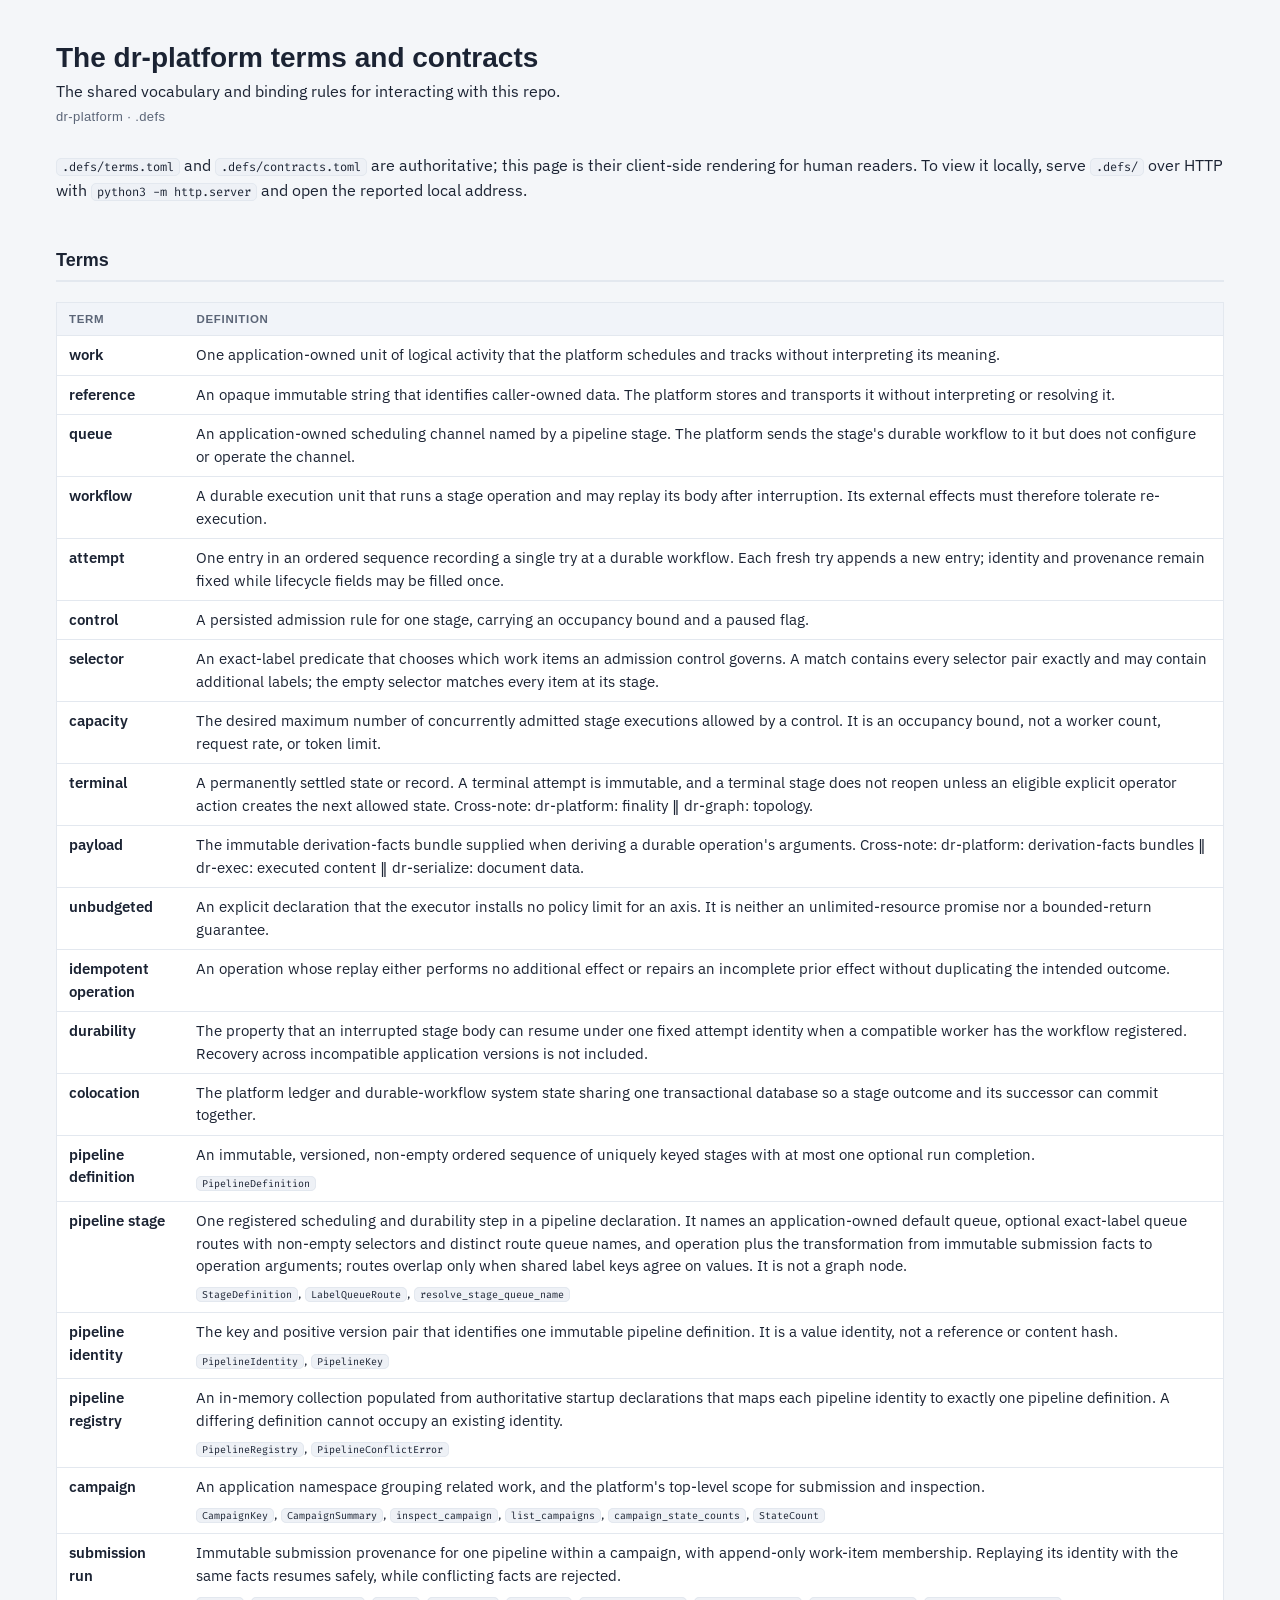
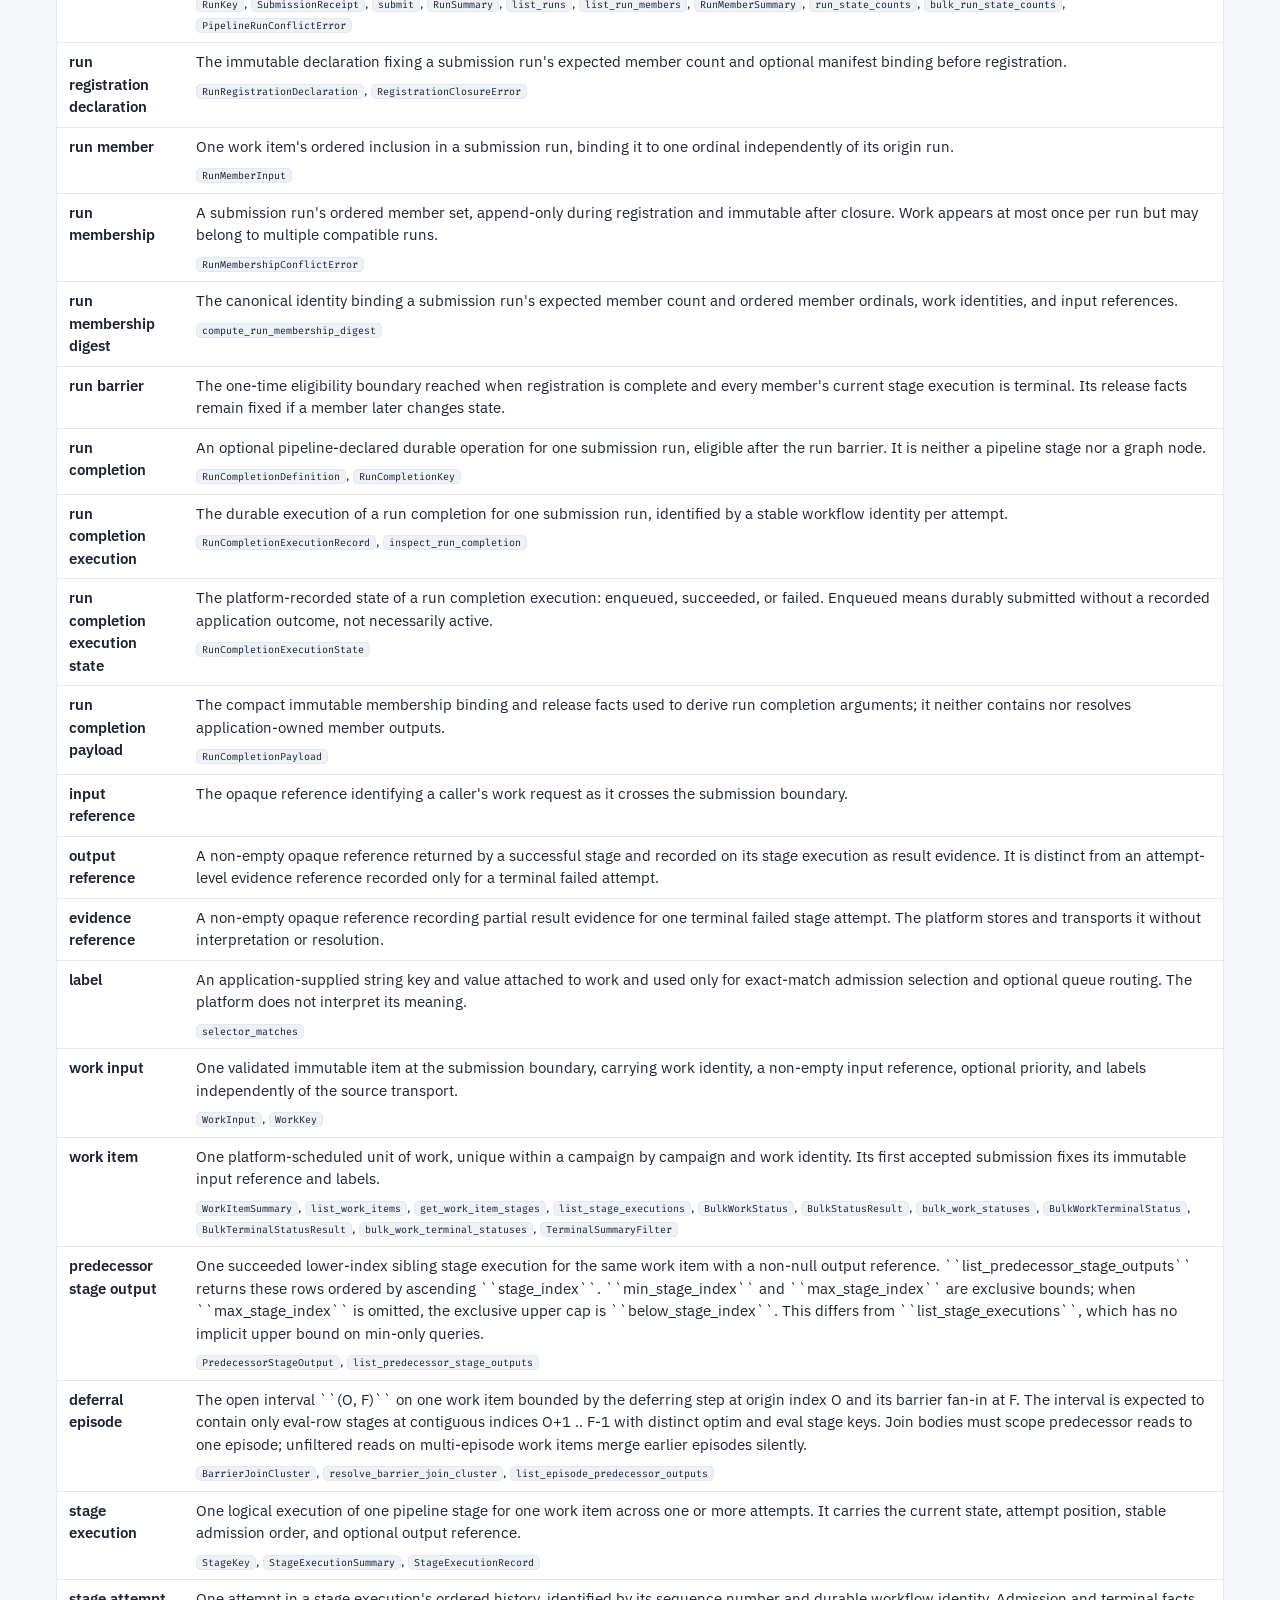
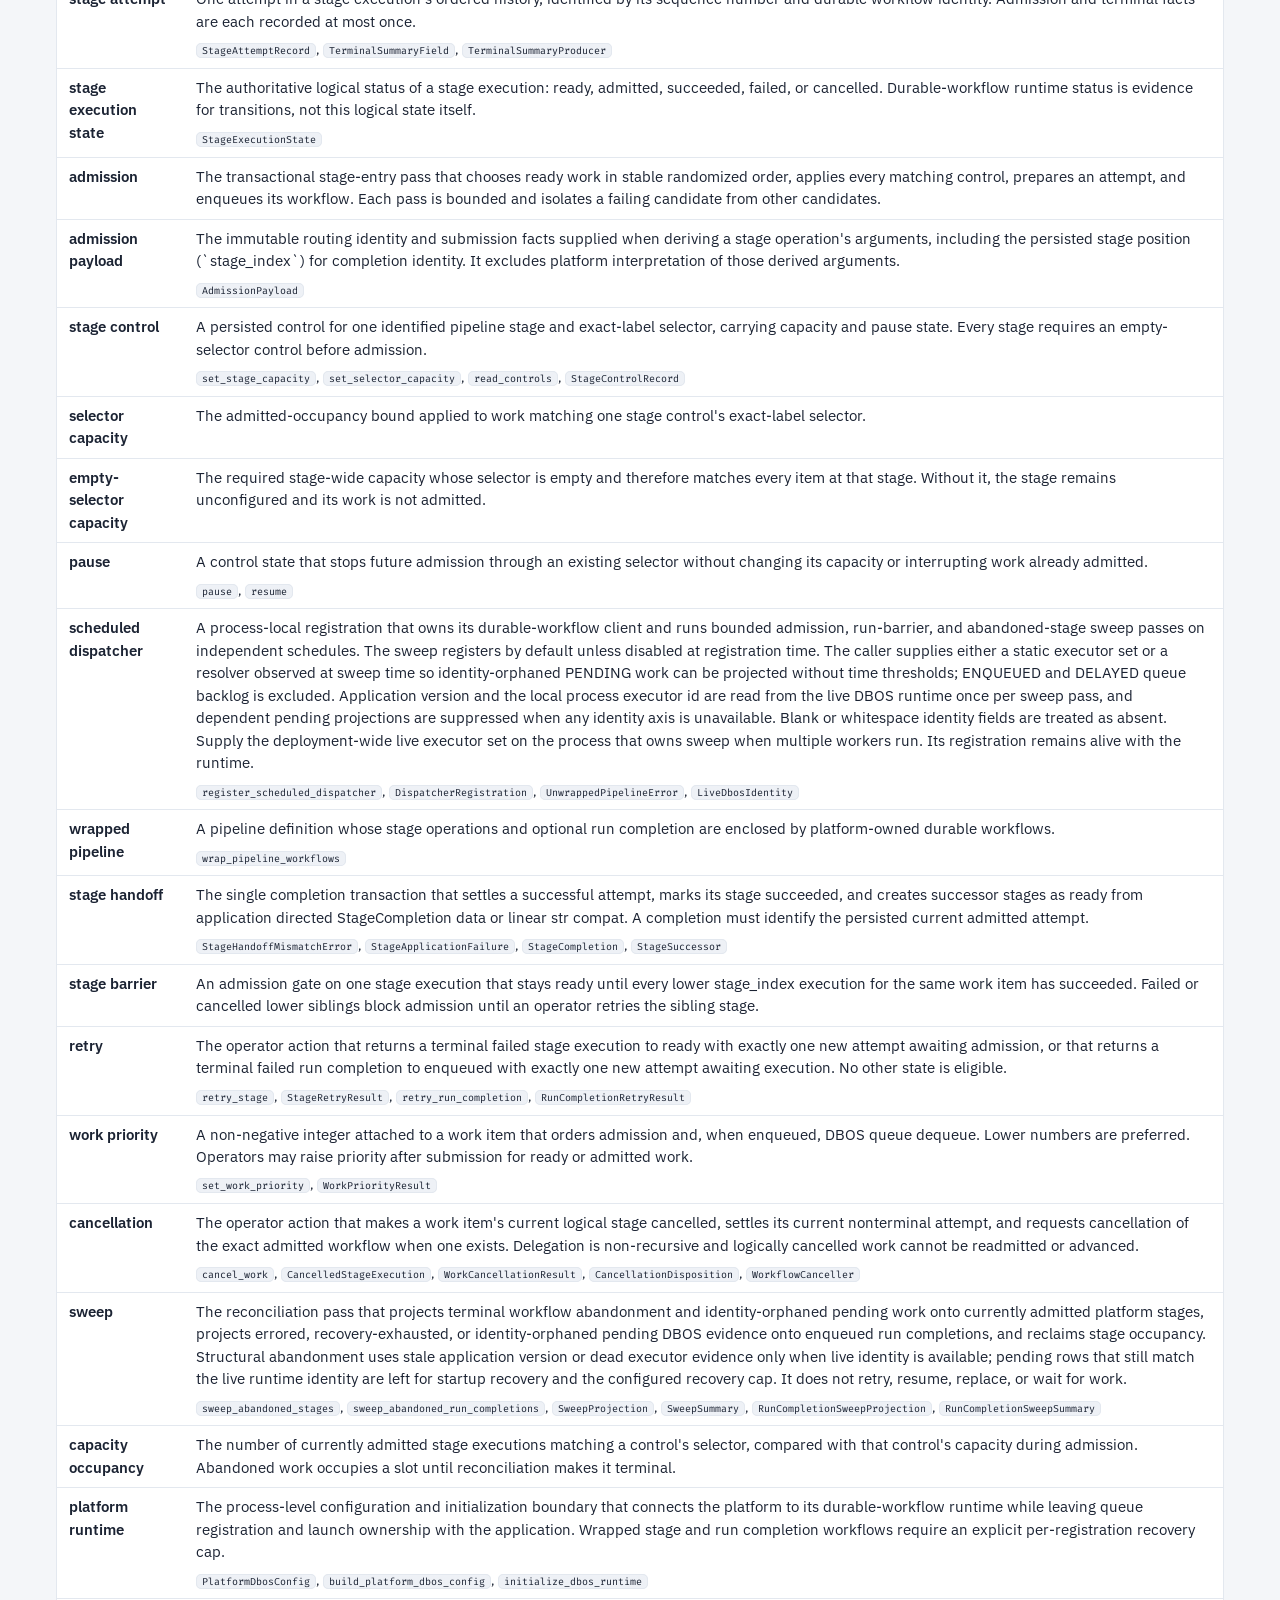
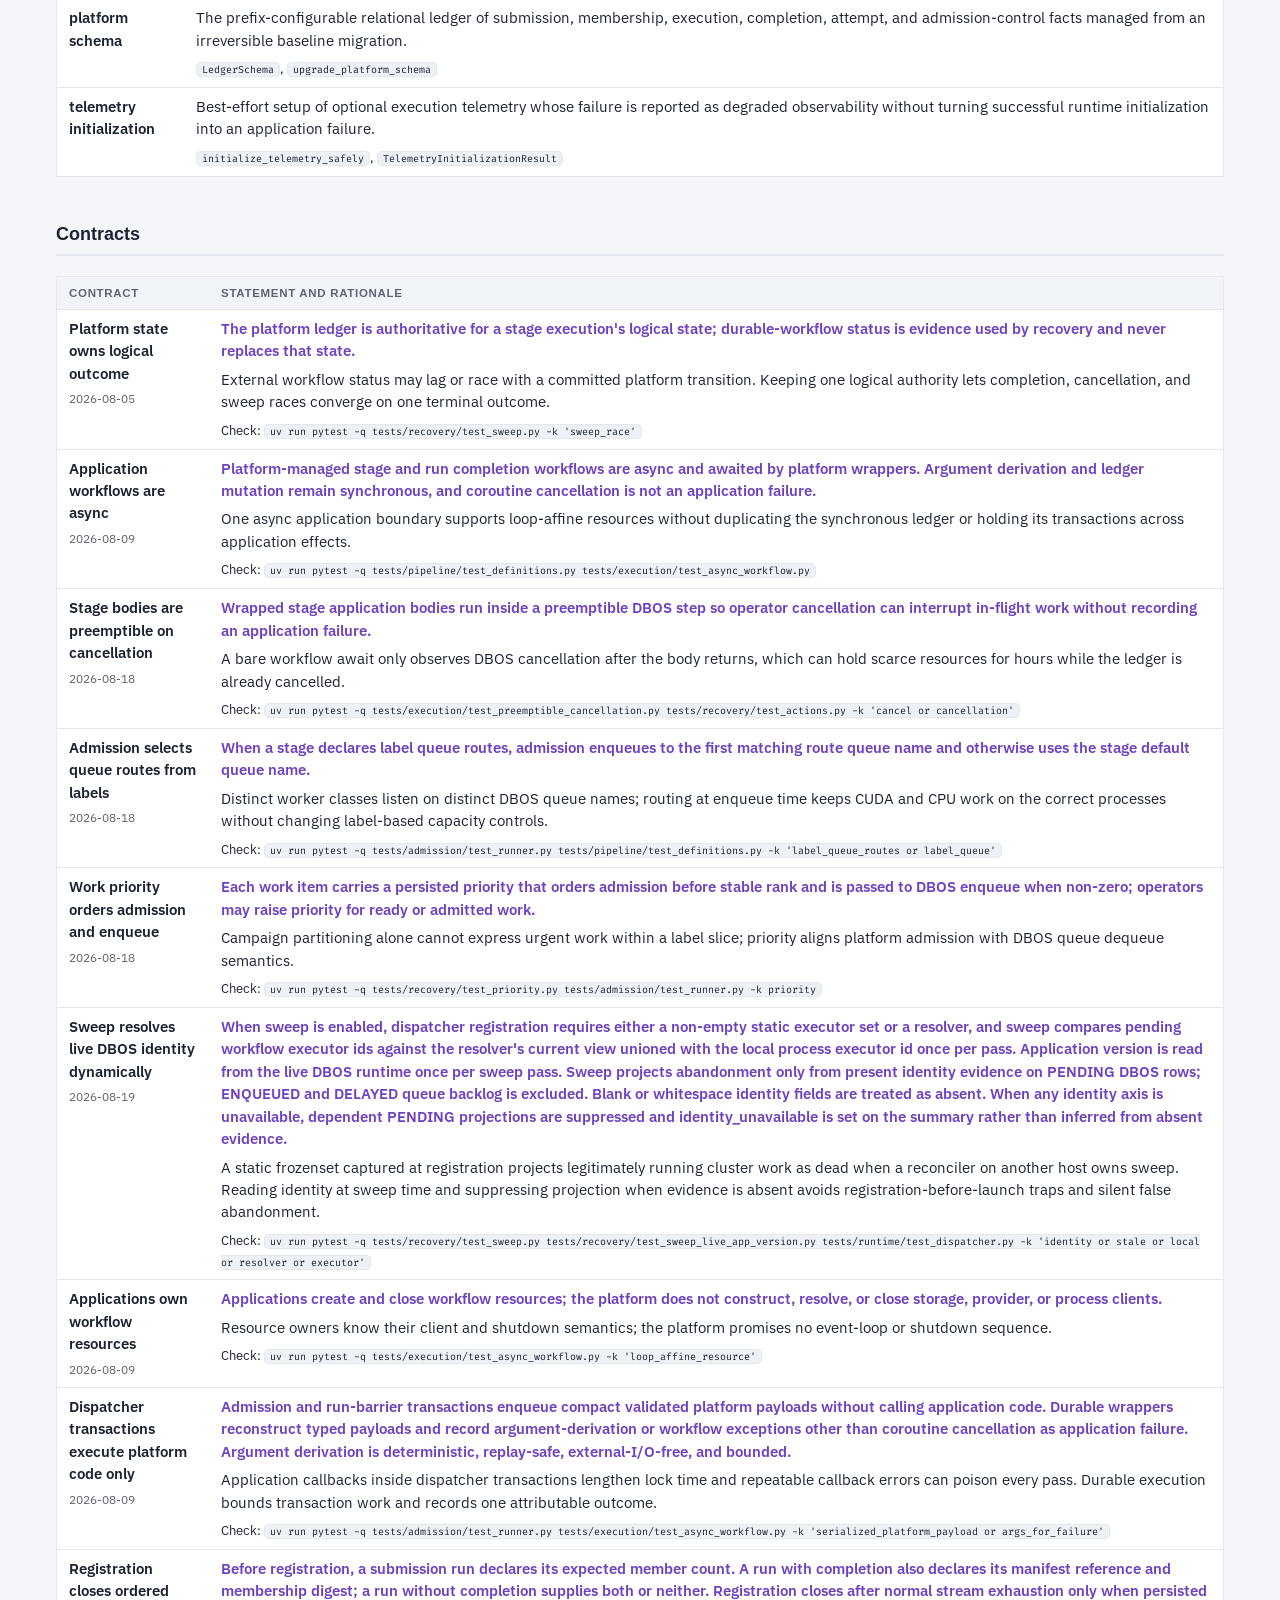
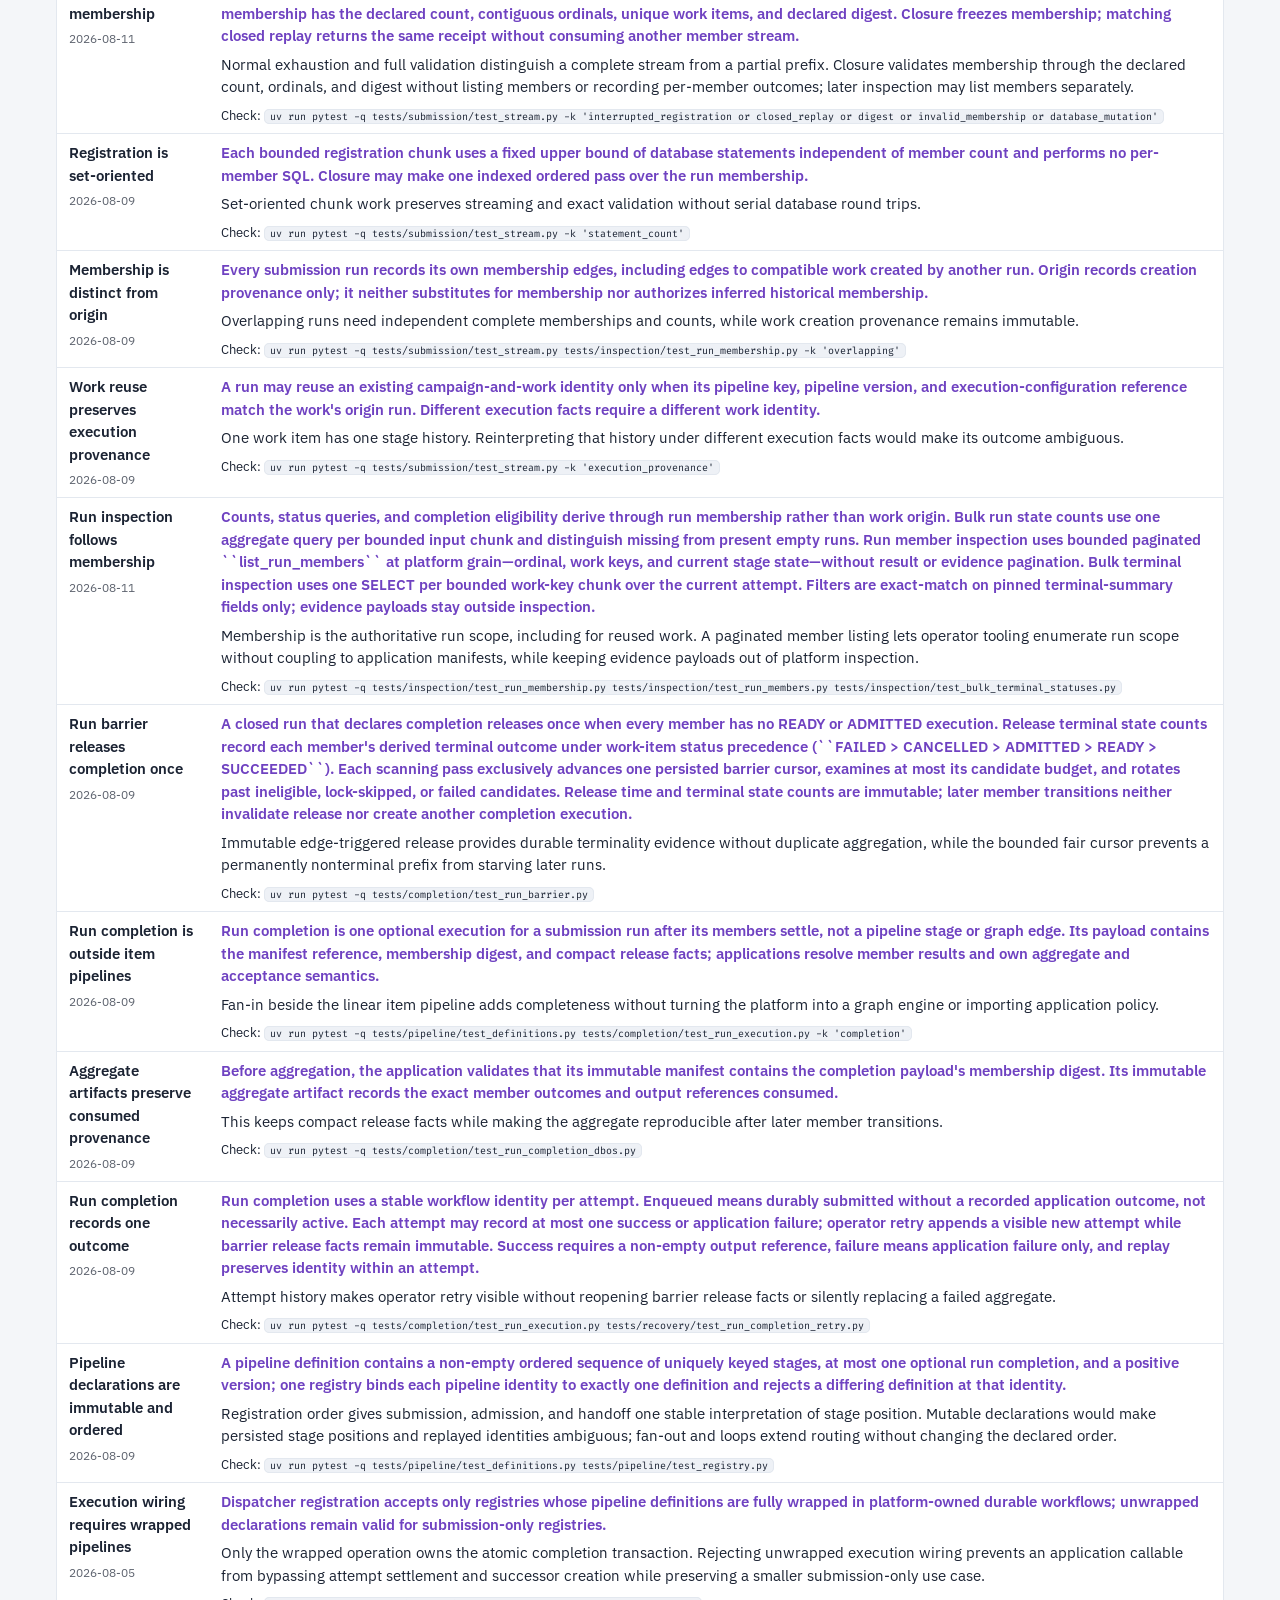
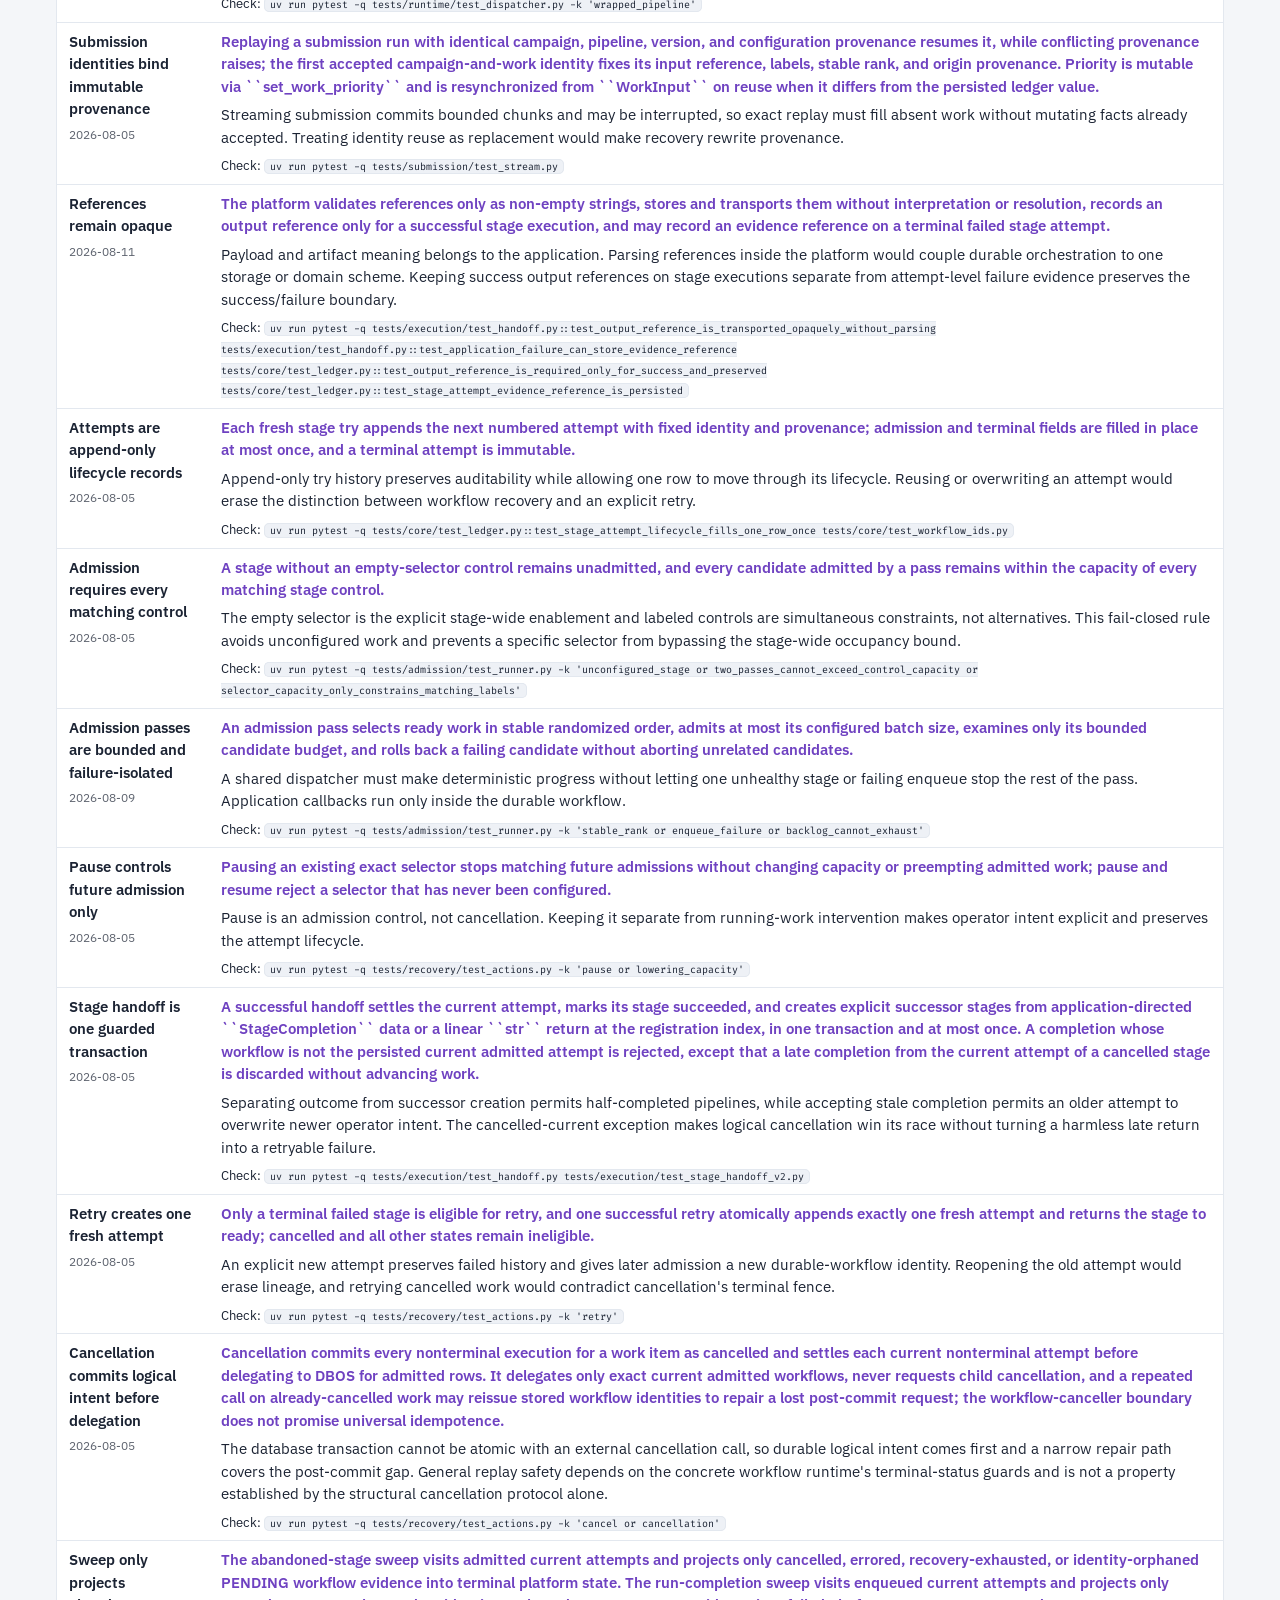
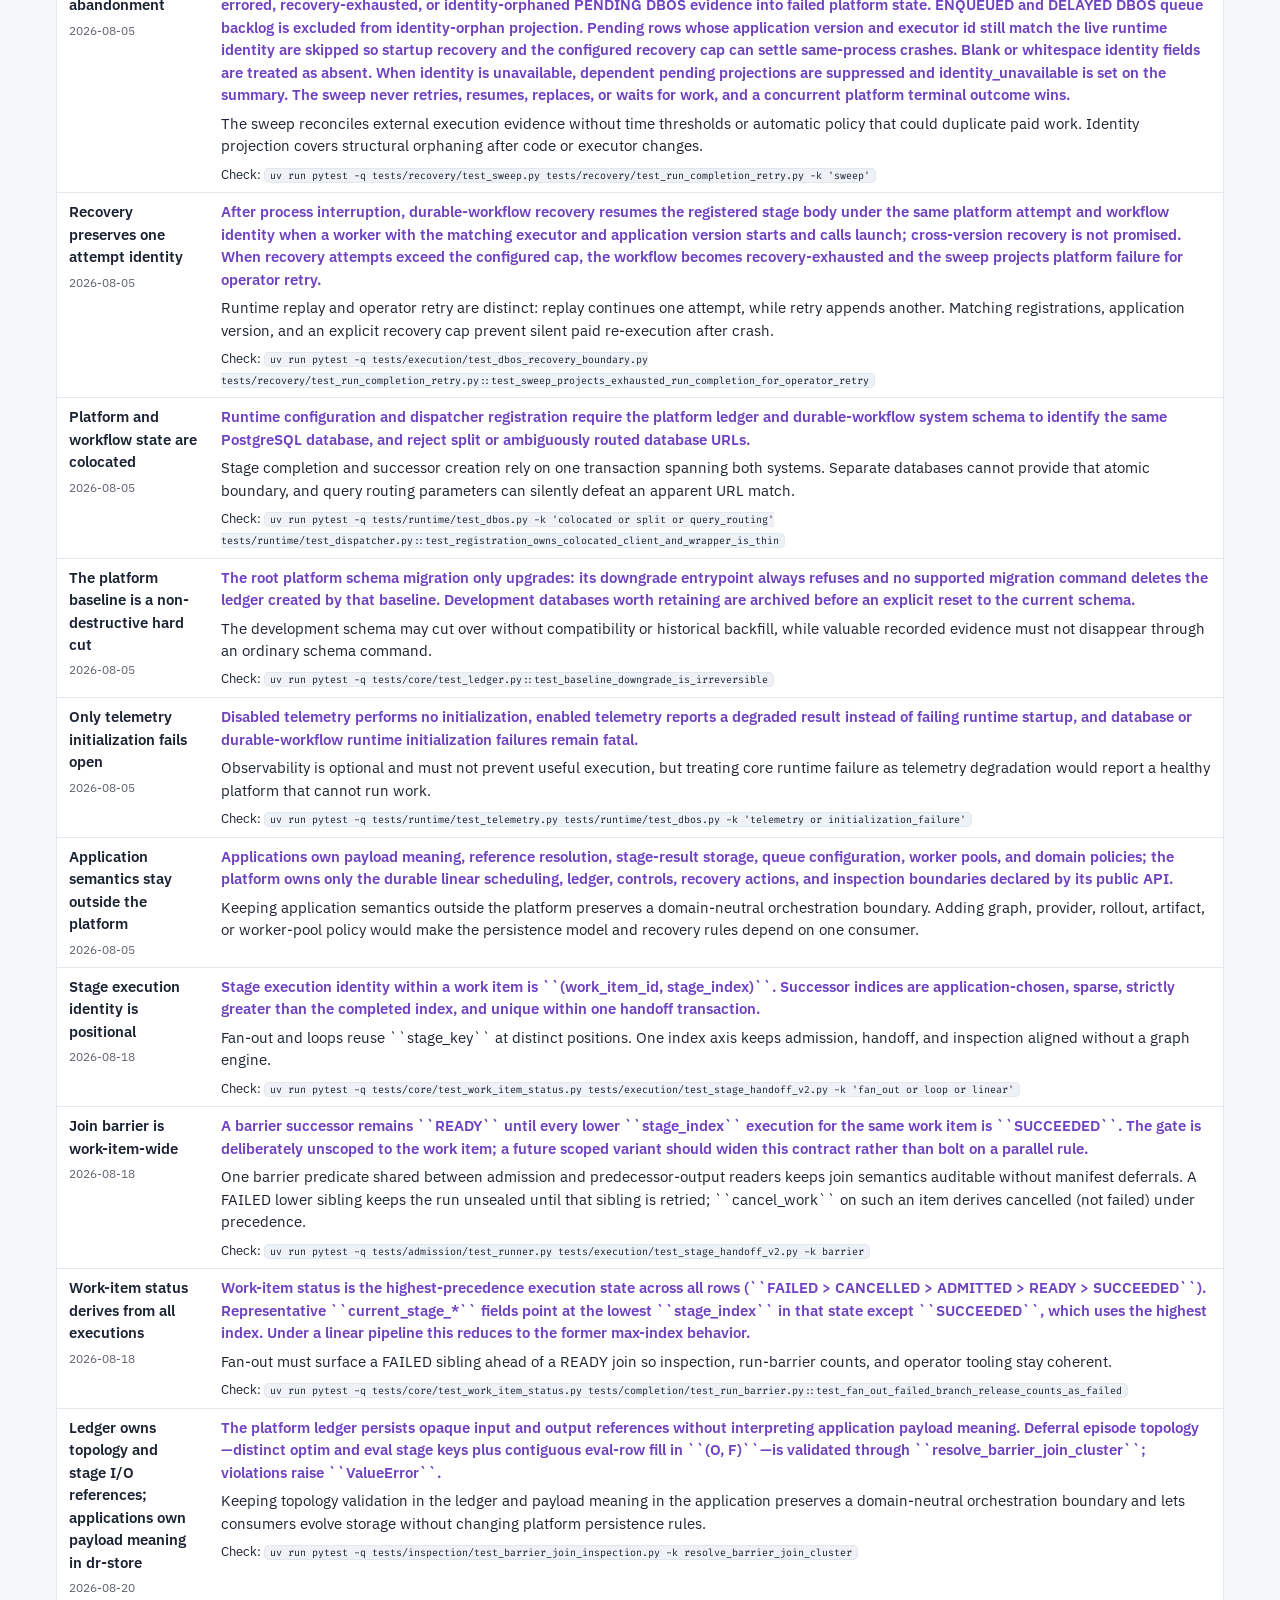
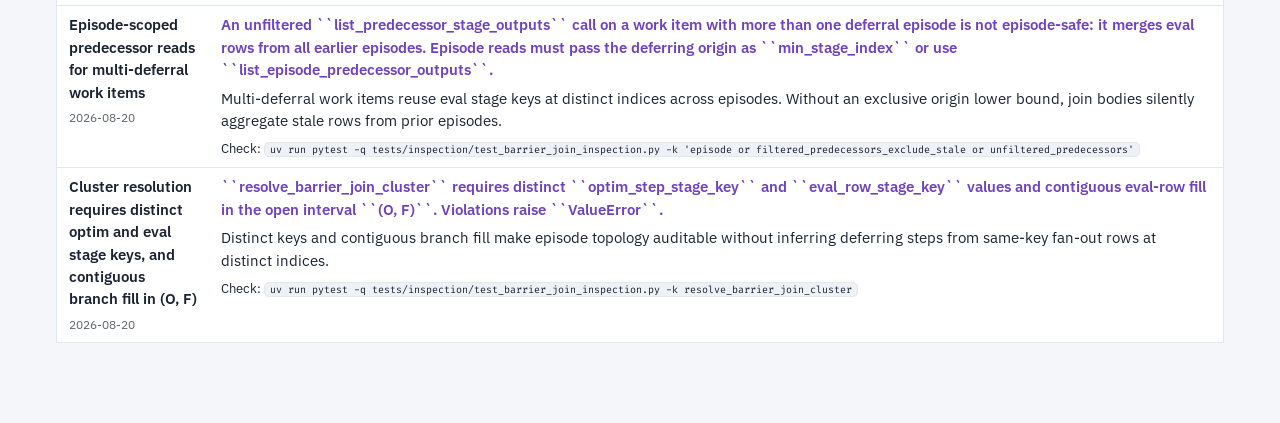
<file: .defs/index.html>
<!DOCTYPE html>
<html lang="en">
<head>
<meta charset="utf-8">
<meta name="viewport" content="width=device-width, initial-scale=1">
<link rel="icon" href="favicon.svg" type="image/svg+xml">
<link rel="stylesheet" href="doc.css">
<title>dr-platform · Terms and contracts</title>
<style>
  /* Page-local tokens. Purple (--anchor) = binding statements (.must);
     blue (--accent) = term links, matching doc.css link hue. */
  .term-name { font-weight: 600; }
  dfn.term-name { font-style: normal; }
  .must { color: var(--anchor); font-weight: 600; margin: 0 0 6px; }
  .defs-rationale { margin: 0; }
  .defs-check { margin: 6px 0 0; font-size: 0.92em; }
  .defs-symbols { margin-top: 6px; font-size: 0.92em; }
  .defs-date { margin-top: 4px; font-size: 0.85em; opacity: 0.7; }
  .defs-error { color: #b00020; }
</style>
</head>
<body>
<main class="wide">

<h1>The dr-platform terms and contracts</h1>
<p class="dek">The shared vocabulary and binding rules for interacting with this repo.</p>
<div class="byline">dr-platform · .defs</div>

<p><code>.defs/terms.toml</code> and <code>.defs/contracts.toml</code> are authoritative;
this page is their client-side rendering for human readers. To view it locally, serve
<code>.defs/</code> over HTTP with <code>python3 -m http.server</code> and open the
reported local address.</p>

<div class="section-head" id="terms"><h2>Terms</h2></div>

<div class="table-wrap">
<table>
  <thead><tr><th>Term</th><th>Definition</th></tr></thead>
  <tbody data-defs-file="terms.toml" data-defs-kind="terms"></tbody>
</table>
</div>

<div class="section-head" id="contracts"><h2>Contracts</h2></div>

<div class="table-wrap">
<table>
  <thead><tr><th>Contract</th><th>Statement and rationale</th></tr></thead>
  <tbody data-defs-file="contracts.toml" data-defs-kind="contracts"></tbody>
</table>
</div>

<script type="module" src="defs-render.js"></script>
</main>
</body>
</html>
</file>
<file: .defs/doc.css>
@import url("https://fonts.googleapis.com/css2?family=Fira+Code:wght@400;600&family=IBM+Plex+Sans:wght@400;600;700&display=swap");

/* ── v2 vocabulary (see SKILL.md §6, references/rules.md) ──────────────────
   Hue bindings — one hue = one meaning:
     --accent #1866b4  links + navigation ONLY
     --anchor #6f42c1  semantic scan anchors (.key) + callouts — never a link
     green / amber / red  status encodings only, keyed where used
   Weights: 700 headings · 600 labels/th/inline emphasis · 400 body.
   Type scale: 28 title · 18 section · 16.5 card head · 16 body ·
               14.5 secondary · 13 quiet.                                   */

:root {
  --bg: #f4f6f9;
  --surface: #fff;
  --ink: #1b2333;
  --muted: #5b6577;
  --line: #e3e8ef;
  --accent: #1866b4;
  --accent-soft: #e9f2fb;
  --anchor: #6f42c1;
  --anchor-soft: #f4eefb;
  --green: #2b8a3e;
  --green-soft: #e8f5ec;
  --amber: #9a6700;
  --amber-soft: #fff6e0;
  --red: #c0392b;
  --red-soft: #fdeceb;
  --code-bg: #f8f9fc;
  --font-prose: "IBM Plex Sans", "Helvetica Neue", sans-serif;
  --font-mono: "Fira Code", ui-monospace, SFMono-Regular, Menlo, Consolas, monospace;
  --font-system: -apple-system, BlinkMacSystemFont, "Segoe UI", Roboto, Helvetica, Arial, sans-serif;
}

* { box-sizing: border-box; }
html { scroll-behavior: smooth; }
body {
  margin: 0;
  background: var(--bg);
  color: var(--ink);
  font: 16px/1.55 var(--font-prose);
}
main { max-width: 2200px; margin: 0 auto; padding: 40px 56px 80px; }
main.wide { max-width: none; }  /* ultrawide multi-panel docs; page-level horizontal scroll is fine */
h1 { margin: 0 0 4px; font: 700 28px/1.25 var(--font-system); }
h2 { margin: 0; color: var(--ink); font-family: var(--font-system); }
h3 { margin: 0 0 8px; color: var(--ink); font: 700 16.5px/1.3 var(--font-system); }
p { margin: 0 0 12px; }
a { color: var(--accent); }
.dek { margin: 2px 0 4px; font: 400 16px/1.5 var(--font-prose); }        /* ≤15 words, no box */
.byline { margin: 0 0 26px; color: var(--muted); font: 400 13px/1.55 var(--font-system); letter-spacing: .03em; }
.key { color: var(--anchor); }                                            /* scan anchor ≠ link */
.aside, .small { display: block; margin: 2px 0 12px; color: var(--muted); font-size: 13px; }
.card .id, nav.toc .g { font-family: var(--font-system); }

/* Question-first section heads: the h2 IS the reader's question (sentence case);
   the optional .tag is the demoted category label. */
.section-head,
.layer-head {
  display: flex;
  align-items: baseline;
  gap: 14px;
  margin: 46px 0 20px;
  padding-bottom: 8px;
  border-bottom: 2px solid var(--line);
}
.section-head h2,
.layer-head h2 { font: 700 18px/1.3 var(--font-system); }
.section-head .tag,
.layer-head .tag { color: var(--muted); font: 600 11px/1.7 var(--font-mono); text-transform: uppercase; letter-spacing: .05em; }
.layer-head .n { color: var(--accent); font-size: 26px; font-weight: 700; }

/* Opt-in summary box — BELOW the first substantive content, one short
   paragraph, only when it changes the reader's next action. No accent bar:
   it must not become a second hero. */
.summary { margin: 18px 0; padding: 14px 18px; border: 1px solid var(--line); border-radius: 10px; background: var(--surface); font-size: 15px; }

.grid-2, .grid-3, .grid-4,
.cols2, .cols3, .cols4,
.l1, .l2, .l3 { display: grid; gap: 18px; }
.grid-2, .cols2, .l3 { grid-template-columns: repeat(2, minmax(0, 1fr)); }
.grid-3, .cols3, .l2 { grid-template-columns: repeat(3, minmax(0, 1fr)); }
.grid-4, .cols4, .l1 { grid-template-columns: repeat(4, minmax(0, 1fr)); }
.full { grid-column: 1 / -1; }

/* ── Parallel panels (ultrawide layout system, references/layout.md) ──────
   Side-by-side documents-in-miniature for cross-referenceable sections —
   NOT snaking columns. Single-column stack (DOM order) below 1600px.
   Sticky panel heads keep each panel's question in view while scrolling. */
.panels { display: grid; grid-template-columns: 1fr; gap: 32px; align-items: start; margin: 18px 0; }
.panels > .panel { min-width: 0; }
.panel > .section-head { position: sticky; top: 0; z-index: 2; margin-top: 0; padding-top: 8px; background: var(--bg); }
@media (min-width: 1600px) {
  .panels.p2 { grid-template-columns: repeat(2, minmax(520px, 1fr)); }
  .panels.p3 { grid-template-columns: repeat(3, minmax(460px, 1fr)); }
  .panels.p4 { grid-template-columns: repeat(4, minmax(420px, 1fr)); }
  /* Named slots: pin visual order independent of DOM order (DOM order = reading/fallback order). */
  .panels.p2 { grid-template-areas: "a b"; }
  .panels.p3 { grid-template-areas: "a b c"; }
  .panels.p4 { grid-template-areas: "a b c d"; }
  .panels.slotted > .panel.a { grid-area: a; }
  .panels.slotted > .panel.b { grid-area: b; }
  .panels.slotted > .panel.c { grid-area: c; }
  .panels.slotted > .panel.d { grid-area: d; }
  .panels:not(.slotted) > .panel.span2 { grid-column: span 2; }
}

.card {
  padding: 18px 22px;
  border: 1px solid var(--line);
  border-radius: 12px;
  background: var(--surface);
}
.card .decision { margin-bottom: 6px; font: 700 16.5px/1.4 var(--font-system); }
.card .why { color: var(--muted); font-size: 13px; }
.card ul { margin: 6px 0 0; padding-left: 18px; color: var(--muted); font-size: 14.5px; }
.card li { margin-bottom: 6px; }
.card li::marker { color: var(--accent); font-weight: 700; }
.card b, .card strong { color: var(--ink); }

.diagram,
figure.panel {
  margin-top: 18px;
  padding: 24px 28px;
  border: 1px solid var(--line);
  border-radius: 12px;
  background: var(--surface);
}
.drow, .flow { display: flex; align-items: stretch; gap: 10px; }
.dnode, .flow .node {
  flex: 1;
  padding: 10px 14px;
  border: 1.5px solid #9aa7bd;
  border-radius: 10px;
  background: #fbfcfe;
  text-align: center;
}
.dnode small, .flow .node small { display: block; margin-top: 3px; color: var(--muted); font-size: 13px; }
.dnode.ext, .flow .node.ext { border-style: dashed; }
.dnode.hot, .flow .node.hot { border-color: var(--green); background: var(--green-soft); }
.dnode.warn, .flow .node.warn { border-color: var(--amber); background: var(--amber-soft); }
.dnode.bad, .flow .node.bad { border-color: var(--red); background: var(--red-soft); }
.darr, .flow .arr { display: flex; align-items: center; color: #8b96a9; font-size: 20px; }
.dcaption, figcaption { margin-top: 10px; color: var(--muted); font-size: 13px; }

table { width: 100%; border: 1px solid var(--line); border-collapse: collapse; background: var(--surface); font-size: 14.5px; }
th, td { padding: 8px 12px; border-bottom: 1px solid var(--line); text-align: left; vertical-align: top; }
th { background: #f1f4f9; color: var(--muted); font: 600 11.5px/1.4 var(--font-system); letter-spacing: .06em; text-transform: uppercase; }
tr:last-child td { border-bottom: 0; }

code {
  padding: 0 5px;
  border: 1px solid var(--line);
  border-radius: 5px;
  background: #eef1f6;
  font: 75%/1.55 var(--font-mono);
}
.codeblock { margin: 14px 0; overflow: hidden; border: 1px solid var(--line); border-radius: 10px; background: var(--surface); }
.codeblock .cb-head { display: flex; justify-content: space-between; gap: 10px; padding: 7px 14px; border-bottom: 1px solid var(--line); background: #f1f4f9; color: var(--muted); font: 12px/1.4 var(--font-system); }
.codeblock pre { margin: 0; padding: 14px 16px; overflow-x: auto; background: var(--code-bg); font-family: var(--font-mono); }
.codeblock pre code { padding: 0; border: 0; background: transparent; font-size: 75%; line-height: 1.55; }
.chipcloud .adapter { font: 75%/1.55 var(--font-mono); }

/* One callout variant. It carries the anchor hue (a boxed key point is scan-
   anchor material); status colors belong to keyed chips/cards, not callouts. */
.callout { margin: 14px 0; padding: 12px 18px; border-left: 4px solid var(--anchor); border-radius: 0 8px 8px 0; background: var(--anchor-soft); font-size: 14.5px; }

/* Colophon: ALL process metadata (sources, provenance, ids, honest scope
   notes). Reader-relevant honesty stays in context above, in plain language. */

body.with-toc { display: grid; grid-template-columns: 270px minmax(0, 1fr); }
nav.toc { position: sticky; top: 0; height: 100vh; overflow-y: auto; padding: 28px 20px; border-right: 1px solid var(--line); background: var(--surface); font-size: 14.5px; }
nav.toc .brand { margin-bottom: 12px; font-size: 15px; font-weight: 700; }
nav.toc .brand { font-family: var(--font-system); }
nav.toc a { display: block; margin-bottom: 2px; padding: 6px 10px; border-radius: 7px; color: var(--ink); text-decoration: none; }
nav.toc a:hover { background: var(--accent-soft); color: var(--accent); }

@media (max-width: 1500px) {
  .grid-3, .grid-4, .cols3, .cols4, .l1, .l2 { grid-template-columns: repeat(2, minmax(0, 1fr)); }
}
@media (max-width: 900px) {
  body.with-toc { display: block; }
  nav.toc { display: none; }
  main { padding: 24px; }
  .grid-2, .grid-3, .grid-4, .cols2, .cols3, .cols4, .l1, .l2, .l3 { grid-template-columns: 1fr; }
  .drow, .flow { flex-direction: column; }
}
</file>
